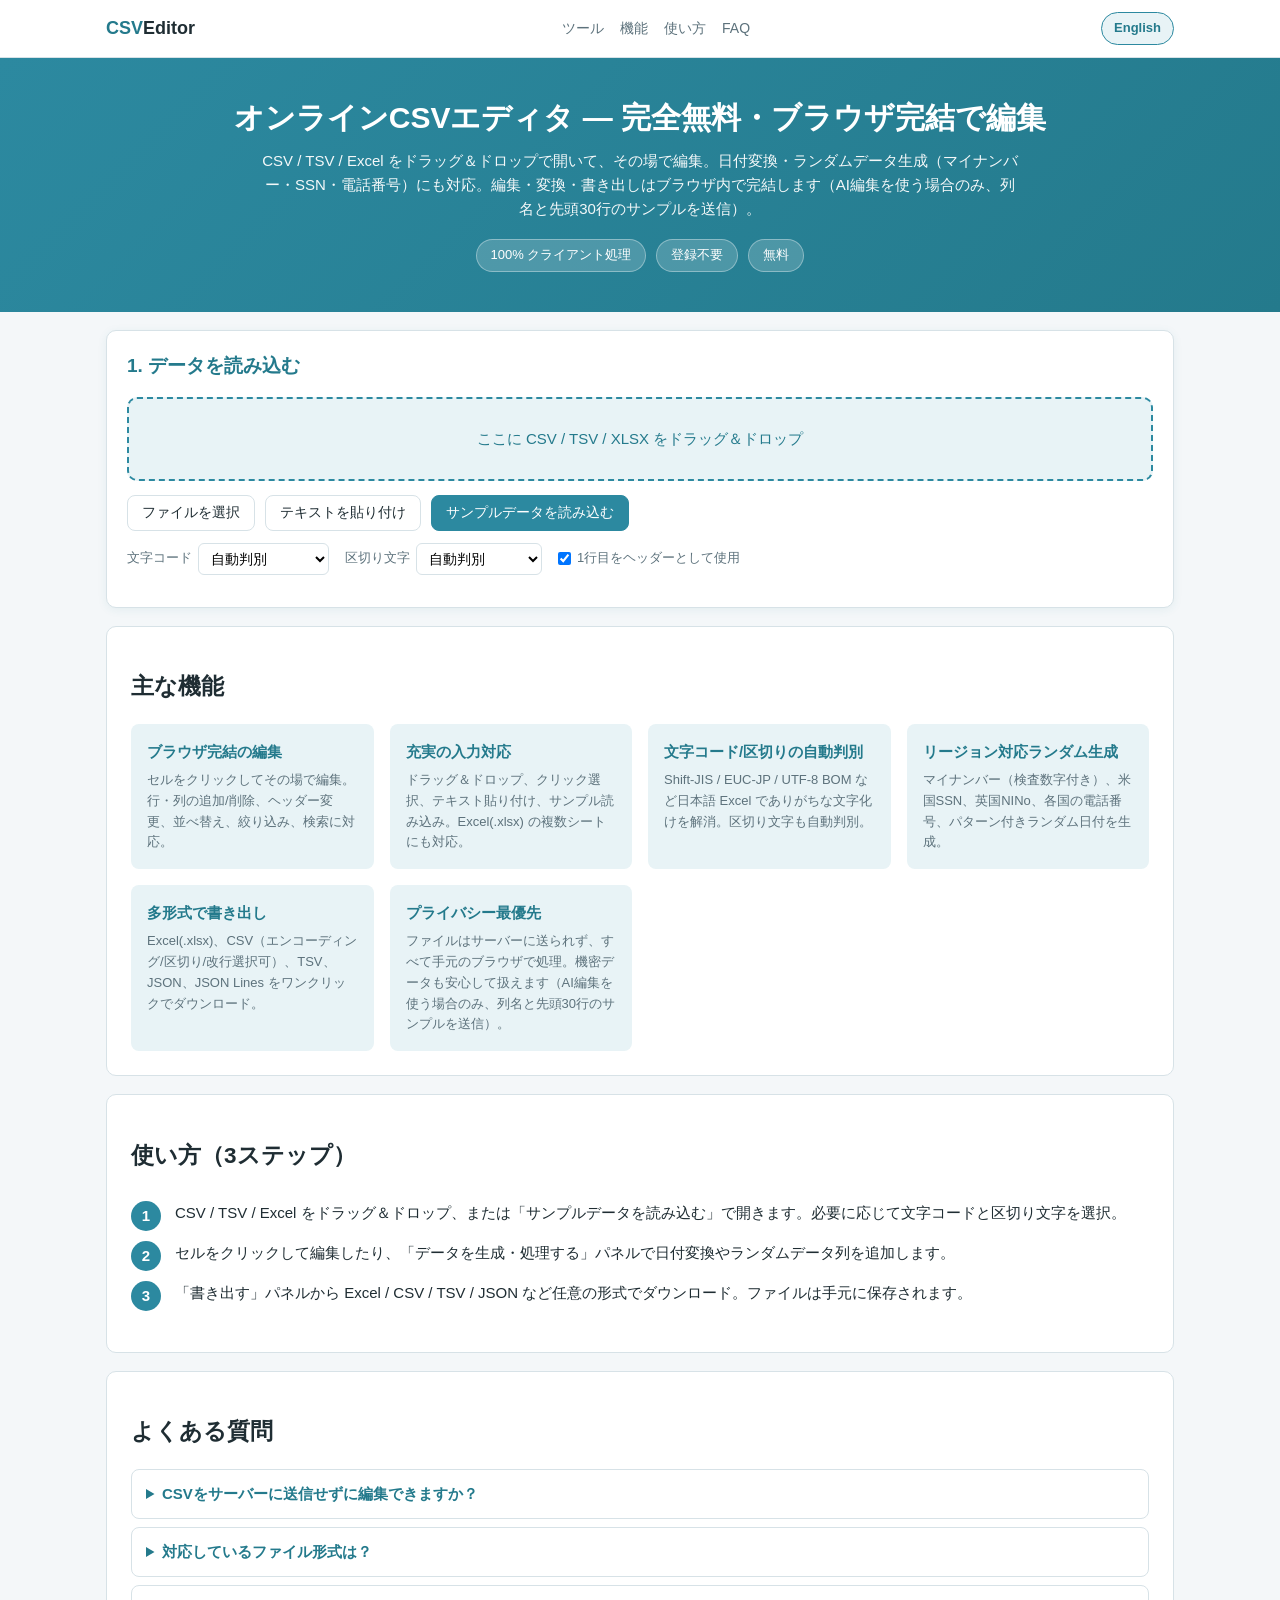
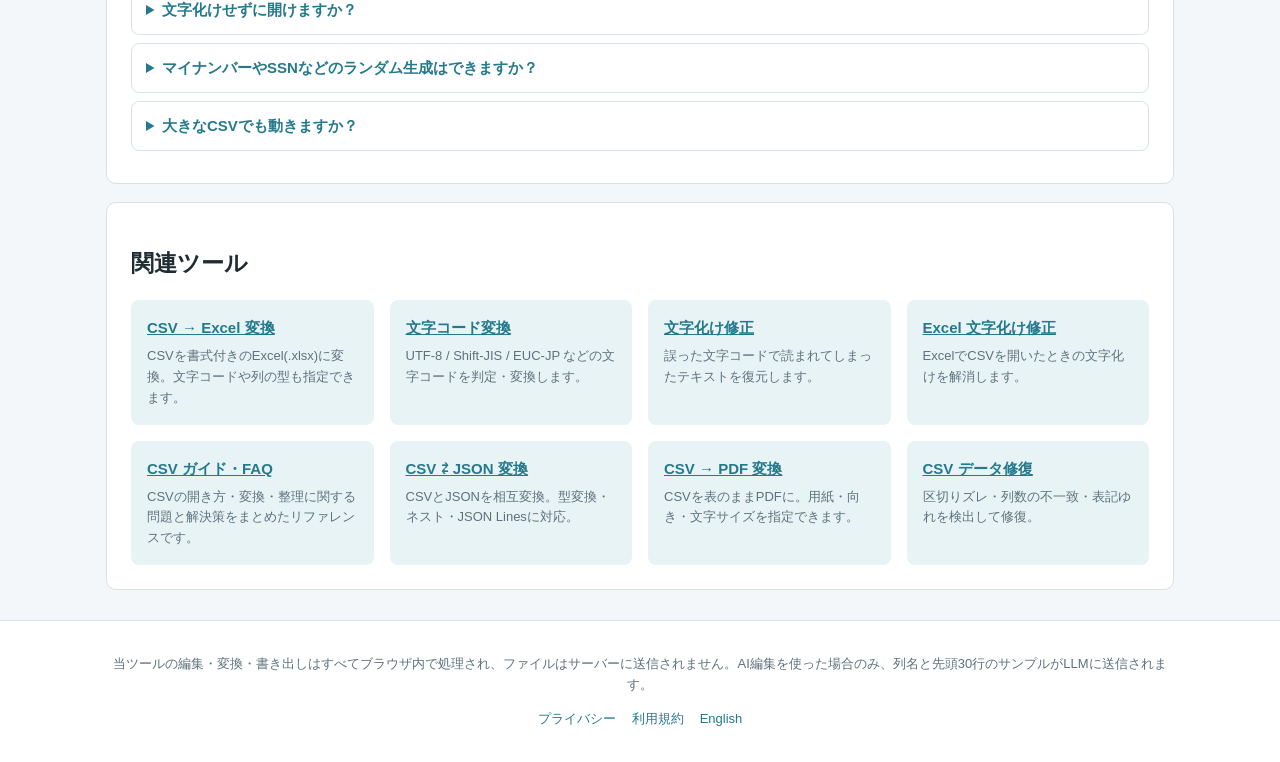
<file: index.html>
<!DOCTYPE html>
<html lang="ja">
<head>
<meta charset="UTF-8">
<meta name="viewport" content="width=device-width, initial-scale=1">
<title>オンラインCSVエディタ ― 完全無料・ブラウザ完結で編集</title>
<meta name="description" content="ブラウザだけでCSV/TSV/Excelを編集できる無料ツール。ドラッグ＆ドロップで開いてその場で編集、日付変換・マイナンバー/SSN/電話番号のランダム生成にも対応。編集・変換・書き出しはブラウザ内で完結します。">
<meta name="keywords" content="CSV エディター, csv 編集, csv 変換, csv excel, オンライン csv, モックデータ生成, マイナンバー 生成">
<link rel="canonical" href="https://csv-editor.format-portal.com/">
<link rel="alternate" hreflang="ja" href="https://csv-editor.format-portal.com/">
<link rel="alternate" hreflang="en" href="https://csv-editor.format-portal.com/en/">
<link rel="alternate" hreflang="x-default" href="https://csv-editor.format-portal.com/">
<meta property="og:type" content="website">
<meta property="og:locale" content="ja_JP">
<meta property="og:title" content="オンラインCSVエディタ ― 完全無料・ブラウザ完結">
<meta property="og:description" content="ブラウザだけでCSV/TSV/Excelを編集。編集・変換・書き出しはブラウザ内で完結します。">
<meta property="og:url" content="https://csv-editor.format-portal.com/">
<meta name="twitter:card" content="summary">
<meta name="google-site-verification" content="Z1vua0Vo7S6XuQMPogmaM0mN5b5TAKBMX3Vg7AgblTs">
<link rel="stylesheet" href="assets/style.css">
<link rel="icon" href="data:,">
<script type="application/ld+json">
{"@context":"https://schema.org","@type":"WebApplication","name":"CSV Editor Online","url":"https://csv-editor.format-portal.com/","applicationCategory":"DeveloperApplication","operatingSystem":"Web","inLanguage":"ja","offers":{"@type":"Offer","price":"0","priceCurrency":"JPY"}}
</script>
<script type="application/ld+json">
{"@context":"https://schema.org","@type":"FAQPage","mainEntity":[
{"@type":"Question","name":"CSVをサーバーに送信せずに編集できますか？","acceptedAnswer":{"@type":"Answer","text":"はい。編集・変換・書き出しはすべてブラウザ内で処理され、ファイルはサーバーにアップロードされません。登録やログインも不要です。例外はAI編集機能で、これを使ったときだけ列名と先頭30行のサンプルがLLMに送信されます。"}},
{"@type":"Question","name":"対応しているファイル形式は？","acceptedAnswer":{"@type":"Answer","text":"CSV、TSV、テキスト、Excel(.xlsx)の読み込みに対応。書き出しは Excel、CSV（UTF-8/Shift-JIS/EUC-JP）、TSV、JSON、JSON Lines から選べます。"}},
{"@type":"Question","name":"文字化けせずに開けますか？","acceptedAnswer":{"@type":"Answer","text":"UTF-8 / UTF-8 BOM / Shift-JIS / EUC-JP / Windows-1252 などの文字コード、カンマ/タブ/セミコロンなどの区切り文字を自動判別し、手動でも切り替えられます。"}},
{"@type":"Question","name":"マイナンバーやSSNなどのランダム生成はできますか？","acceptedAnswer":{"@type":"Answer","text":"日本のマイナンバー（12桁・チェックデジット付き）、米国SSN、英国NINo、日本/米国/英国の電話番号、ランダム日付の生成に対応しています。"}},
{"@type":"Question","name":"大きなCSVでも動きますか？","acceptedAnswer":{"@type":"Answer","text":"ブラウザのメモリの範囲内で動作します。ページネーション表示で1万行程度でも快適に閲覧・編集できます。"}}
]}
</script>
<script type="application/ld+json">
{"@context":"https://schema.org","@type":"BreadcrumbList","itemListElement":[
{"@type":"ListItem","position":1,"name":"ホーム","item":"https://csv-editor.format-portal.com/"}
]}
</script>
</head>
<body>
<header class="site-header">
  <div class="inner">
    <a class="brand" href="/">CSV<span>Editor</span></a>
    <nav class="site-nav">
      <a href="#tool">ツール</a><a href="#features">機能</a><a href="#howto">使い方</a><a href="#faq">FAQ</a>
    </nav>
    <a class="lang-switch" href="/?setlang=en">English</a>
  </div>
</header>

<section class="hero">
  <div class="container">
    <h1>オンラインCSVエディタ ― 完全無料・ブラウザ完結で編集</h1>
    <p>CSV / TSV / Excel をドラッグ＆ドロップで開いて、その場で編集。日付変換・ランダムデータ生成（マイナンバー・SSN・電話番号）にも対応。編集・変換・書き出しはブラウザ内で完結します（AI編集を使う場合のみ、列名と先頭30行のサンプルを送信）。</p>
    <div class="badges">
      <span class="badge">100% クライアント処理</span><span class="badge">登録不要</span><span class="badge">無料</span>
    </div>
  </div>
</section>

<main class="container" id="tool">
  <div id="app"></div>

  <section class="content-block" id="features">
    <h2>主な機能</h2>
    <div class="features">
      <div class="feature"><h3>ブラウザ完結の編集</h3><p>セルをクリックしてその場で編集。行・列の追加/削除、ヘッダー変更、並べ替え、絞り込み、検索に対応。</p></div>
      <div class="feature"><h3>充実の入力対応</h3><p>ドラッグ＆ドロップ、クリック選択、テキスト貼り付け、サンプル読み込み。Excel(.xlsx) の複数シートにも対応。</p></div>
      <div class="feature"><h3>文字コード/区切りの自動判別</h3><p>Shift-JIS / EUC-JP / UTF-8 BOM など日本語 Excel でありがちな文字化けを解消。区切り文字も自動判別。</p></div>
      <div class="feature"><h3>リージョン対応ランダム生成</h3><p>マイナンバー（検査数字付き）、米国SSN、英国NINo、各国の電話番号、パターン付きランダム日付を生成。</p></div>
      <div class="feature"><h3>多形式で書き出し</h3><p>Excel(.xlsx)、CSV（エンコーディング/区切り/改行選択可）、TSV、JSON、JSON Lines をワンクリックでダウンロード。</p></div>
      <div class="feature"><h3>プライバシー最優先</h3><p>ファイルはサーバーに送られず、すべて手元のブラウザで処理。機密データも安心して扱えます（AI編集を使う場合のみ、列名と先頭30行のサンプルを送信）。</p></div>
    </div>
  </section>

  <section class="content-block" id="howto">
    <h2>使い方（3ステップ）</h2>
    <ol class="steps">
      <li>CSV / TSV / Excel をドラッグ＆ドロップ、または「サンプルデータを読み込む」で開きます。必要に応じて文字コードと区切り文字を選択。</li>
      <li>セルをクリックして編集したり、「データを生成・処理する」パネルで日付変換やランダムデータ列を追加します。</li>
      <li>「書き出す」パネルから Excel / CSV / TSV / JSON など任意の形式でダウンロード。ファイルは手元に保存されます。</li>
    </ol>
  </section>

  <section class="content-block" id="faq">
    <h2>よくある質問</h2>
    <details class="faq-item"><summary>CSVをサーバーに送信せずに編集できますか？</summary><div class="faq-body">はい。編集・変換・書き出しはすべてブラウザ内で処理され、ファイルはサーバーにアップロードされません。登録やログインも不要です。例外はAI編集機能で、これを使ったときだけ列名と先頭30行のサンプルがLLMに送信されます。</div></details>
    <details class="faq-item"><summary>対応しているファイル形式は？</summary><div class="faq-body">CSV、TSV、テキスト、Excel(.xlsx)の読み込みに対応。書き出しは Excel、CSV（UTF-8/Shift-JIS/EUC-JP）、TSV、JSON、JSON Lines から選べます。</div></details>
    <details class="faq-item"><summary>文字化けせずに開けますか？</summary><div class="faq-body">UTF-8 / UTF-8 BOM / Shift-JIS / EUC-JP / Windows-1252 などの文字コード、カンマ/タブ/セミコロンなどの区切り文字を自動判別し、手動でも切り替えられます。</div></details>
    <details class="faq-item"><summary>マイナンバーやSSNなどのランダム生成はできますか？</summary><div class="faq-body">日本のマイナンバー（12桁・チェックデジット付き）、米国SSN、英国NINo、日本/米国/英国の電話番号、ランダム日付の生成に対応しています。</div></details>
    <details class="faq-item"><summary>大きなCSVでも動きますか？</summary><div class="faq-body">ブラウザのメモリの範囲内で動作します。ページネーション表示で1万行程度でも快適に閲覧・編集できます。</div></details>
  </section>

  <section class="content-block" id="related">
    <h2>関連ツール</h2>
    <div class="features">
      <div class="feature"><h3><a href="https://csv-henkan.format-portal.com/">CSV → Excel 変換</a></h3><p>CSVを書式付きのExcel(.xlsx)に変換。文字コードや列の型も指定できます。</p></div>
      <div class="feature"><h3><a href="https://csv-code.format-portal.com/">文字コード変換</a></h3><p>UTF-8 / Shift-JIS / EUC-JP などの文字コードを判定・変換します。</p></div>
      <div class="feature"><h3><a href="https://csv-moji.format-portal.com/">文字化け修正</a></h3><p>誤った文字コードで読まれてしまったテキストを復元します。</p></div>
      <div class="feature"><h3><a href="https://csv-excelfix.format-portal.com/">Excel 文字化け修正</a></h3><p>ExcelでCSVを開いたときの文字化けを解消します。</p></div>
      <div class="feature"><h3><a href="https://csv.format-portal.com/">CSV ガイド・FAQ</a></h3><p>CSVの開き方・変換・整理に関する問題と解決策をまとめたリファレンスです。</p></div><div class="feature"><h3><a href="https://csv.format-portal.com/json.html">CSV ⇄ JSON 変換</a></h3><p>CSVとJSONを相互変換。型変換・ネスト・JSON Linesに対応。</p></div><div class="feature"><h3><a href="https://csv.format-portal.com/pdf.html">CSV → PDF 変換</a></h3><p>CSVを表のままPDFに。用紙・向き・文字サイズを指定できます。</p></div><div class="feature"><h3><a href="https://csv.format-portal.com/ai.html">CSV データ修復</a></h3><p>区切りズレ・列数の不一致・表記ゆれを検出して修復。</p></div>
    </div>
  </section>
</main>

<footer class="site-footer">
  <div class="container">
    <p>当ツールの編集・変換・書き出しはすべてブラウザ内で処理され、ファイルはサーバーに送信されません。AI編集を使った場合のみ、列名と先頭30行のサンプルがLLMに送信されます。</p>
    <p><a href="/privacy.html">プライバシー</a><a href="/terms.html">利用規約</a><a href="/?setlang=en">English</a></p>
  </div>
</footer>

<script src="assets/vendor/papaparse.min.js"></script>
<script src="assets/vendor/xlsx.full.min.js"></script>
<script src="assets/vendor/encoding.min.js"></script>
<script src="assets/js/generators.js"></script>
<script src="assets/i18n.js"></script>
<script src="assets/app.js"></script>
<script async src="https://www.googletagmanager.com/gtag/js?id=G-WERRPRW455"></script>
<script>window.dataLayer=window.dataLayer||[];function gtag(){dataLayer.push(arguments);}gtag('js',new Date());gtag('config','G-WERRPRW455');</script>
</body>
</html>
</file>
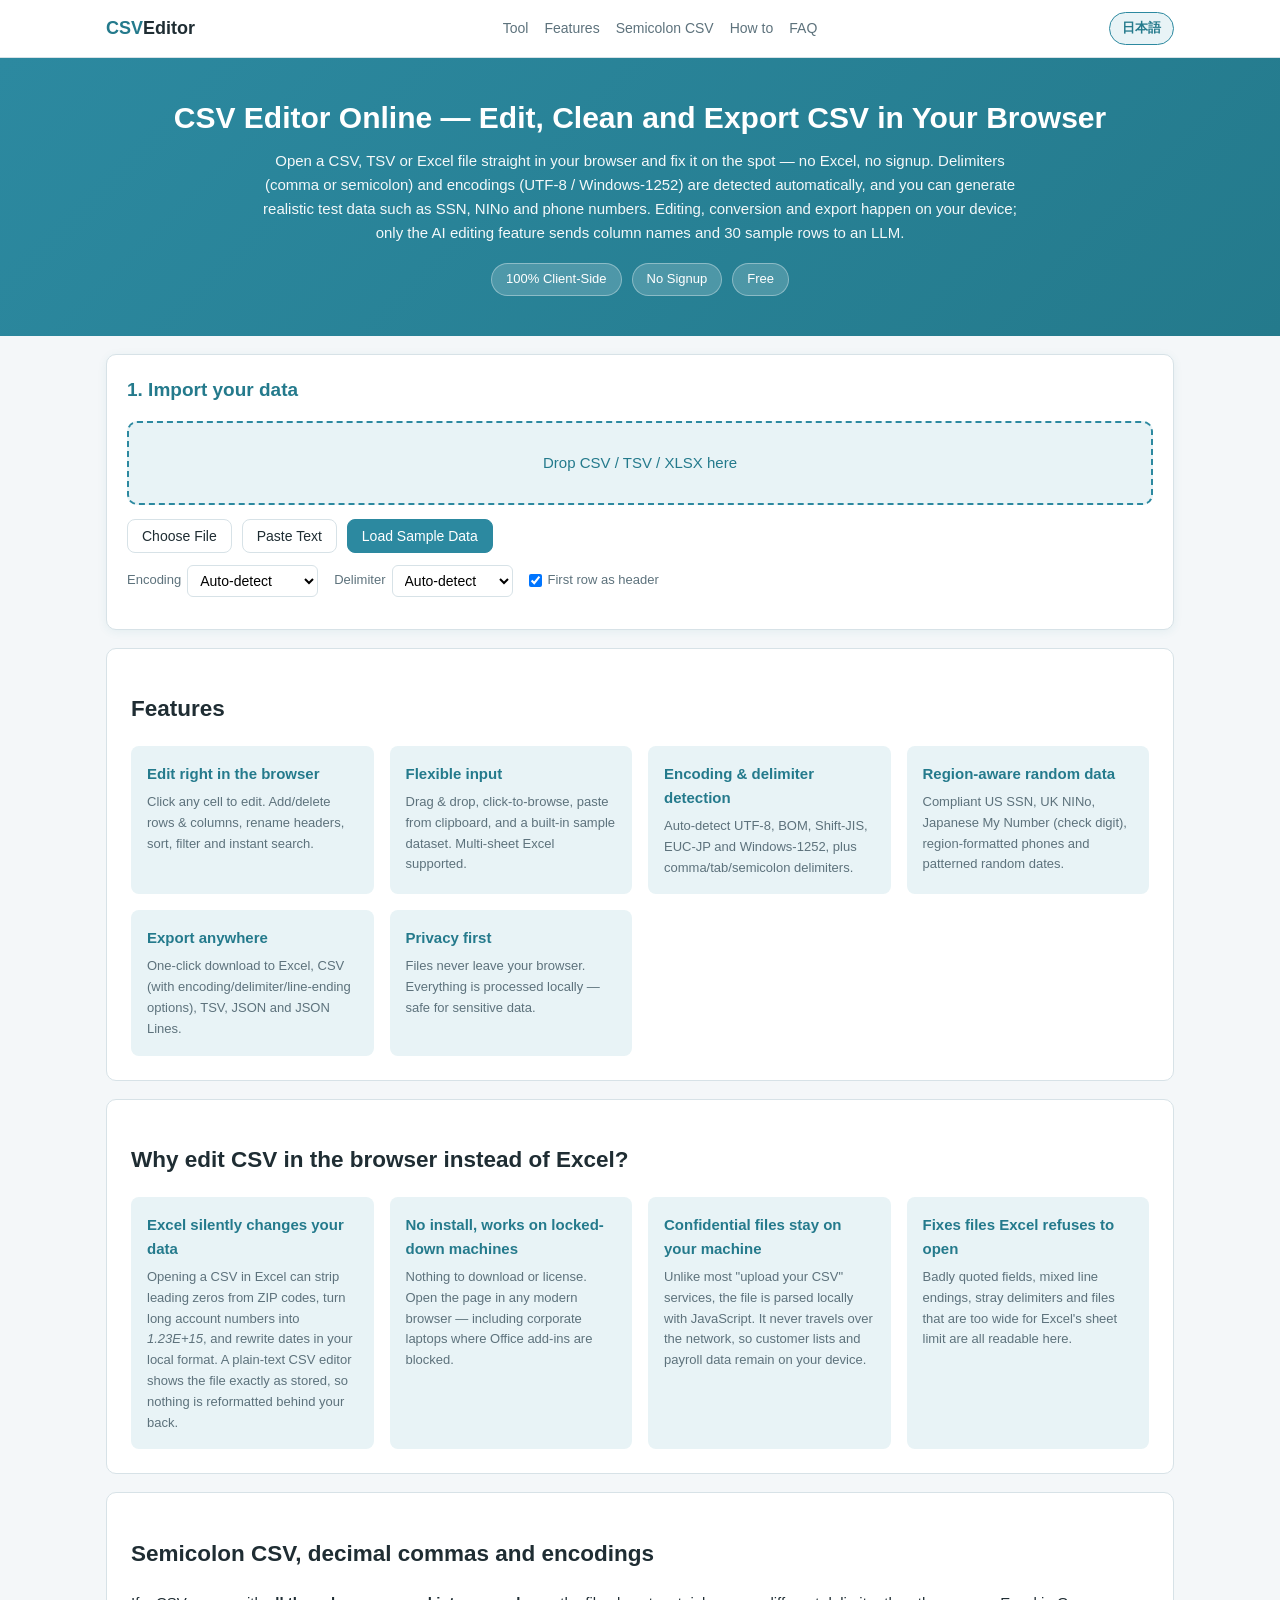
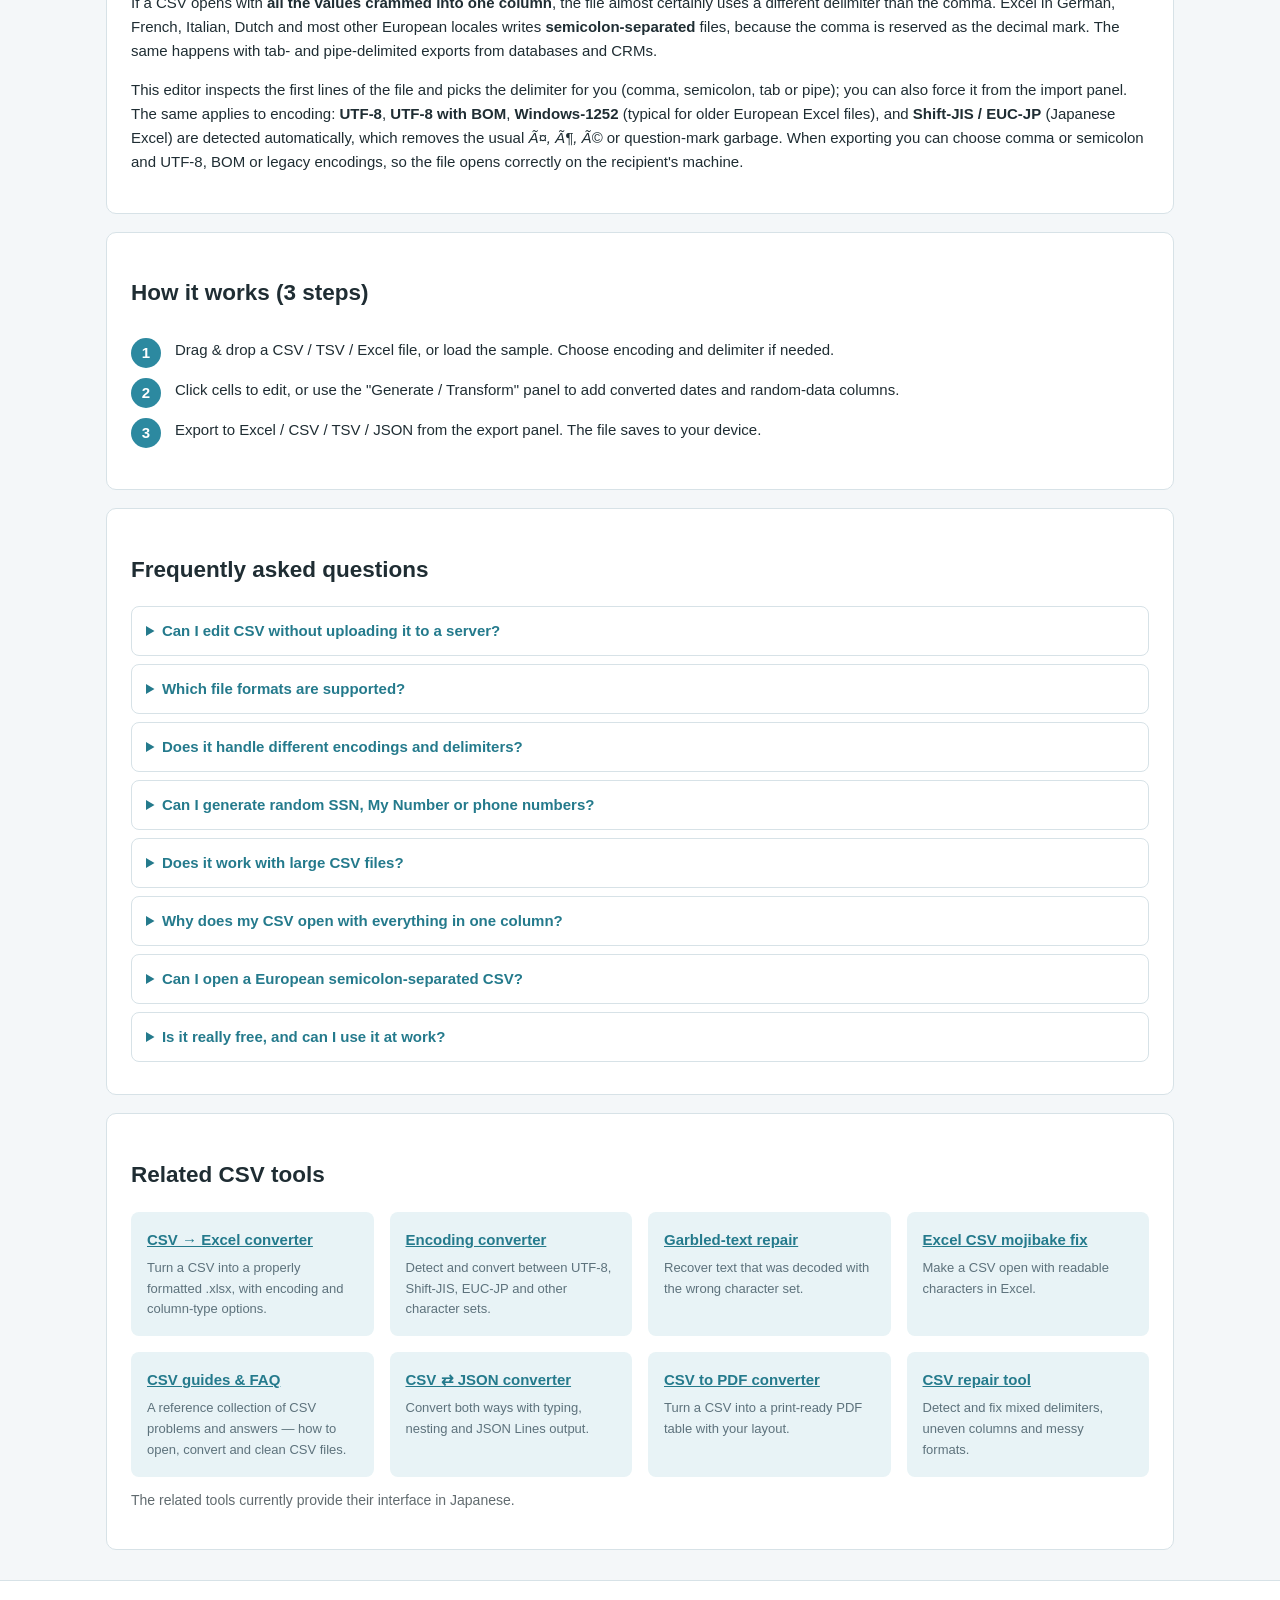
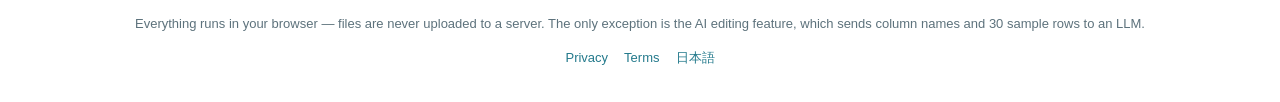
<file: en/index.html>
<!DOCTYPE html>
<html lang="en">
<head>
<meta charset="UTF-8">
<meta name="viewport" content="width=device-width, initial-scale=1">
<title>CSV Editor Online — Free, No Signup, Edit CSV in Your Browser</title>
<meta name="description" content="Free online CSV editor. Open, edit, sort and export CSV / TSV / Excel right in your browser — no signup. Handles semicolon (European) CSV, Windows-1252 / UTF-8 encoding, and generates realistic test data. Normal editing never leaves your device.">
<meta name="keywords" content="csv editor online, online csv editor, edit csv file online, csv viewer, open csv file, semicolon csv, csv encoding, csv to excel, random data generator, fake ssn generator, mock data csv">
<link rel="canonical" href="https://csv-editor.format-portal.com/en/">
<link rel="alternate" hreflang="ja" href="https://csv-editor.format-portal.com/">
<link rel="alternate" hreflang="en" href="https://csv-editor.format-portal.com/en/">
<link rel="alternate" hreflang="x-default" href="https://csv-editor.format-portal.com/">
<meta property="og:type" content="website">
<meta property="og:locale" content="en_US">
<meta property="og:locale:alternate" content="ja_JP">
<meta property="og:site_name" content="CSV Editor Online">
<meta property="og:title" content="CSV Editor Online — Free, No Signup, Edit CSV in Your Browser">
<meta property="og:description" content="Edit CSV / TSV / Excel in your browser. No signup — your file stays on your device.">
<meta property="og:url" content="https://csv-editor.format-portal.com/en/">
<meta name="twitter:card" content="summary">
<meta name="google-site-verification" content="Z1vua0Vo7S6XuQMPogmaM0mN5b5TAKBMX3Vg7AgblTs">
<link rel="stylesheet" href="../assets/style.css">
<link rel="icon" href="data:,">
<script type="application/ld+json">
{"@context":"https://schema.org","@type":"WebApplication","name":"CSV Editor Online","url":"https://csv-editor.format-portal.com/en/","applicationCategory":"DeveloperApplication","operatingSystem":"Web","inLanguage":"en","offers":{"@type":"Offer","price":"0","priceCurrency":"USD"}}
</script>
<script type="application/ld+json">
{"@context":"https://schema.org","@type":"FAQPage","mainEntity":[
{"@type":"Question","name":"Can I edit CSV without uploading it to a server?","acceptedAnswer":{"@type":"Answer","text":"Yes. Editing, conversion and export all run in your browser; files are never uploaded. No sign-up or login is required. The one exception is the AI editing feature, which sends your column names and the first 30 sample rows to an LLM."}},
{"@type":"Question","name":"Which file formats are supported?","acceptedAnswer":{"@type":"Answer","text":"Import CSV, TSV, text and Excel (.xlsx, multi-sheet). Export to Excel, CSV (UTF-8/Shift-JIS/EUC-JP), TSV, JSON and JSON Lines."}},
{"@type":"Question","name":"Does it handle different encodings and delimiters?","acceptedAnswer":{"@type":"Answer","text":"Yes. Auto-detects UTF-8, UTF-8 BOM, Shift-JIS, EUC-JP and Windows-1252, and comma/semicolon/tab/pipe delimiters. You can also override manually."}},
{"@type":"Question","name":"Can I generate random SSN, My Number or phone numbers?","acceptedAnswer":{"@type":"Answer","text":"Yes. Generate compliant US SSN, UK NINo, Japanese My Number (with check digit), region-formatted phone numbers, and patterned random dates."}},
{"@type":"Question","name":"Does it work with large CSV files?","acceptedAnswer":{"@type":"Answer","text":"It runs within your browser's memory. Pagination keeps editing smooth for tens of thousands of rows."}},
{"@type":"Question","name":"Why does my CSV open with everything in one column?","acceptedAnswer":{"@type":"Answer","text":"That usually means the file uses a different delimiter than your spreadsheet expects — for example a semicolon-delimited file (common in European Excel) opened with comma settings. This editor auto-detects comma, semicolon, tab and pipe delimiters, and you can also set the delimiter manually before importing."}},
{"@type":"Question","name":"Can I open a European semicolon-separated CSV?","acceptedAnswer":{"@type":"Answer","text":"Yes. Files exported by Excel in German, French, Italian and other European locales often use a semicolon as the field separator because the comma is the decimal mark. The editor detects this automatically, and you can export back to either comma or semicolon when you are done."}},
{"@type":"Question","name":"Is it really free, and can I use it at work?","acceptedAnswer":{"@type":"Answer","text":"Yes. The tool is free with no account, no row limit imposed by a paywall and no watermark. It is commonly used for internal data cleaning and QA work; because nothing is uploaded apart from column names and 30 sample rows when you use AI editing, confidential files stay on your own machine."}}
]}
</script>
<script type="application/ld+json">
{"@context":"https://schema.org","@type":"BreadcrumbList","itemListElement":[
{"@type":"ListItem","position":1,"name":"Home","item":"https://csv-editor.format-portal.com/en/"}
]}
</script>
</head>
<body>
<header class="site-header">
  <div class="inner">
    <a class="brand" href="/en/">CSV<span>Editor</span></a>
    <nav class="site-nav">
      <a href="#tool">Tool</a><a href="#features">Features</a><a href="#regional">Semicolon CSV</a><a href="#howto">How to</a><a href="#faq">FAQ</a>
    </nav>
    <a class="lang-switch" href="/?setlang=ja">日本語</a>
  </div>
</header>

<section class="hero">
  <div class="container">
    <h1>CSV Editor Online — Edit, Clean and Export CSV in Your Browser</h1>
    <p>Open a CSV, TSV or Excel file straight in your browser and fix it on the spot — no Excel, no signup. Delimiters (comma or semicolon) and encodings (UTF-8 / Windows-1252) are detected automatically, and you can generate realistic test data such as SSN, NINo and phone numbers. Editing, conversion and export happen on your device; only the AI editing feature sends column names and 30 sample rows to an LLM.</p>
    <div class="badges">
      <span class="badge">100% Client-Side</span><span class="badge">No Signup</span><span class="badge">Free</span>
    </div>
  </div>
</section>

<main class="container" id="tool">
  <div id="app"></div>

  <section class="content-block" id="features">
    <h2>Features</h2>
    <div class="features">
      <div class="feature"><h3>Edit right in the browser</h3><p>Click any cell to edit. Add/delete rows & columns, rename headers, sort, filter and instant search.</p></div>
      <div class="feature"><h3>Flexible input</h3><p>Drag & drop, click-to-browse, paste from clipboard, and a built-in sample dataset. Multi-sheet Excel supported.</p></div>
      <div class="feature"><h3>Encoding & delimiter detection</h3><p>Auto-detect UTF-8, BOM, Shift-JIS, EUC-JP and Windows-1252, plus comma/tab/semicolon delimiters.</p></div>
      <div class="feature"><h3>Region-aware random data</h3><p>Compliant US SSN, UK NINo, Japanese My Number (check digit), region-formatted phones and patterned random dates.</p></div>
      <div class="feature"><h3>Export anywhere</h3><p>One-click download to Excel, CSV (with encoding/delimiter/line-ending options), TSV, JSON and JSON Lines.</p></div>
      <div class="feature"><h3>Privacy first</h3><p>Files never leave your browser. Everything is processed locally — safe for sensitive data.</p></div>
    </div>
  </section>

  <section class="content-block" id="why">
    <h2>Why edit CSV in the browser instead of Excel?</h2>
    <div class="features">
      <div class="feature"><h3>Excel silently changes your data</h3><p>Opening a CSV in Excel can strip leading zeros from ZIP codes, turn long account numbers into <em>1.23E+15</em>, and rewrite dates in your local format. A plain-text CSV editor shows the file exactly as stored, so nothing is reformatted behind your back.</p></div>
      <div class="feature"><h3>No install, works on locked-down machines</h3><p>Nothing to download or license. Open the page in any modern browser — including corporate laptops where Office add-ins are blocked.</p></div>
      <div class="feature"><h3>Confidential files stay on your machine</h3><p>Unlike most "upload your CSV" services, the file is parsed locally with JavaScript. It never travels over the network, so customer lists and payroll data remain on your device.</p></div>
      <div class="feature"><h3>Fixes files Excel refuses to open</h3><p>Badly quoted fields, mixed line endings, stray delimiters and files that are too wide for Excel's sheet limit are all readable here.</p></div>
    </div>
  </section>

  <section class="content-block" id="regional">
    <h2>Semicolon CSV, decimal commas and encodings</h2>
    <p>If a CSV opens with <strong>all the values crammed into one column</strong>, the file almost certainly uses a different delimiter than the comma. Excel in German, French, Italian, Dutch and most other European locales writes <strong>semicolon-separated</strong> files, because the comma is reserved as the decimal mark. The same happens with tab- and pipe-delimited exports from databases and CRMs.</p>
    <p>This editor inspects the first lines of the file and picks the delimiter for you (comma, semicolon, tab or pipe); you can also force it from the import panel. The same applies to encoding: <strong>UTF-8</strong>, <strong>UTF-8 with BOM</strong>, <strong>Windows-1252</strong> (typical for older European Excel files), and <strong>Shift-JIS / EUC-JP</strong> (Japanese Excel) are detected automatically, which removes the usual <em>Ã¤, Ã¶, Ã©</em> or question-mark garbage. When exporting you can choose comma or semicolon and UTF-8, BOM or legacy encodings, so the file opens correctly on the recipient's machine.</p>
  </section>

  <section class="content-block" id="howto">
    <h2>How it works (3 steps)</h2>
    <ol class="steps">
      <li>Drag & drop a CSV / TSV / Excel file, or load the sample. Choose encoding and delimiter if needed.</li>
      <li>Click cells to edit, or use the "Generate / Transform" panel to add converted dates and random-data columns.</li>
      <li>Export to Excel / CSV / TSV / JSON from the export panel. The file saves to your device.</li>
    </ol>
  </section>

  <section class="content-block" id="faq">
    <h2>Frequently asked questions</h2>
    <details class="faq-item"><summary>Can I edit CSV without uploading it to a server?</summary><div class="faq-body">Yes. Editing, conversion and export all run in your browser; files are never uploaded. No sign-up or login is required. The one exception is the AI editing feature, which sends your column names and the first 30 sample rows to an LLM.</div></details>
    <details class="faq-item"><summary>Which file formats are supported?</summary><div class="faq-body">Import CSV, TSV, text and Excel (.xlsx, multi-sheet). Export to Excel, CSV (UTF-8/Shift-JIS/EUC-JP), TSV, JSON and JSON Lines.</div></details>
    <details class="faq-item"><summary>Does it handle different encodings and delimiters?</summary><div class="faq-body">Yes. Auto-detects UTF-8, UTF-8 BOM, Shift-JIS, EUC-JP and Windows-1252, and comma/semicolon/tab/pipe delimiters. You can also override manually.</div></details>
    <details class="faq-item"><summary>Can I generate random SSN, My Number or phone numbers?</summary><div class="faq-body">Yes. Generate compliant US SSN, UK NINo, Japanese My Number (with check digit), region-formatted phone numbers, and patterned random dates.</div></details>
    <details class="faq-item"><summary>Does it work with large CSV files?</summary><div class="faq-body">It runs within your browser's memory. Pagination keeps editing smooth for tens of thousands of rows.</div></details>
    <details class="faq-item"><summary>Why does my CSV open with everything in one column?</summary><div class="faq-body">That usually means the file uses a different delimiter than your spreadsheet expects — for example a semicolon-delimited file (common in European Excel) opened with comma settings. This editor auto-detects comma, semicolon, tab and pipe delimiters, and you can also set the delimiter manually before importing.</div></details>
    <details class="faq-item"><summary>Can I open a European semicolon-separated CSV?</summary><div class="faq-body">Yes. Files exported by Excel in German, French, Italian and other European locales often use a semicolon as the field separator because the comma is the decimal mark. The editor detects this automatically, and you can export back to either comma or semicolon when you are done.</div></details>
    <details class="faq-item"><summary>Is it really free, and can I use it at work?</summary><div class="faq-body">Yes. The tool is free with no account, no paywall row limit and no watermark. It is commonly used for internal data cleaning and QA work; because nothing is uploaded apart from column names and 30 sample rows when you use AI editing, confidential files stay on your own machine.</div></details>
  </section>

  <section class="content-block" id="related">
    <h2>Related CSV tools</h2>
    <div class="features">
      <div class="feature"><h3><a href="https://csv-henkan.format-portal.com/" hreflang="ja">CSV → Excel converter</a></h3><p>Turn a CSV into a properly formatted .xlsx, with encoding and column-type options.</p></div>
      <div class="feature"><h3><a href="https://csv-code.format-portal.com/" hreflang="ja">Encoding converter</a></h3><p>Detect and convert between UTF-8, Shift-JIS, EUC-JP and other character sets.</p></div>
      <div class="feature"><h3><a href="https://csv-moji.format-portal.com/" hreflang="ja">Garbled-text repair</a></h3><p>Recover text that was decoded with the wrong character set.</p></div>
      <div class="feature"><h3><a href="https://csv-excelfix.format-portal.com/" hreflang="ja">Excel CSV mojibake fix</a></h3><p>Make a CSV open with readable characters in Excel.</p></div>
      <div class="feature"><h3><a href="https://csv.format-portal.com/" hreflang="ja">CSV guides &amp; FAQ</a></h3><p>A reference collection of CSV problems and answers — how to open, convert and clean CSV files.</p></div><div class="feature"><h3><a href="https://csv.format-portal.com/en/json.html">CSV ⇄ JSON converter</a></h3><p>Convert both ways with typing, nesting and JSON Lines output.</p></div><div class="feature"><h3><a href="https://csv.format-portal.com/en/pdf.html">CSV to PDF converter</a></h3><p>Turn a CSV into a print-ready PDF table with your layout.</p></div><div class="feature"><h3><a href="https://csv.format-portal.com/en/ai.html">CSV repair tool</a></h3><p>Detect and fix mixed delimiters, uneven columns and messy formats.</p></div>
    </div>
    <p style="font-size:14px;opacity:.7;margin-top:12px">The related tools currently provide their interface in Japanese.</p>
  </section>
</main>

<footer class="site-footer">
  <div class="container">
    <p>Everything runs in your browser — files are never uploaded to a server. The only exception is the AI editing feature, which sends column names and 30 sample rows to an LLM.</p>
    <p><a href="/en/privacy.html">Privacy</a><a href="/en/terms.html">Terms</a><a href="/?setlang=ja">日本語</a></p>
  </div>
</footer>

<script src="../assets/vendor/papaparse.min.js"></script>
<script src="../assets/vendor/xlsx.full.min.js"></script>
<script src="../assets/vendor/encoding.min.js"></script>
<script src="../assets/js/generators.js"></script>
<script src="../assets/i18n.js"></script>
<script src="../assets/app.js"></script>
<script async src="https://www.googletagmanager.com/gtag/js?id=G-WERRPRW455"></script>
<script>window.dataLayer=window.dataLayer||[];function gtag(){dataLayer.push(arguments);}gtag('js',new Date());gtag('config','G-WERRPRW455');</script>
</body>
</html>
</file>
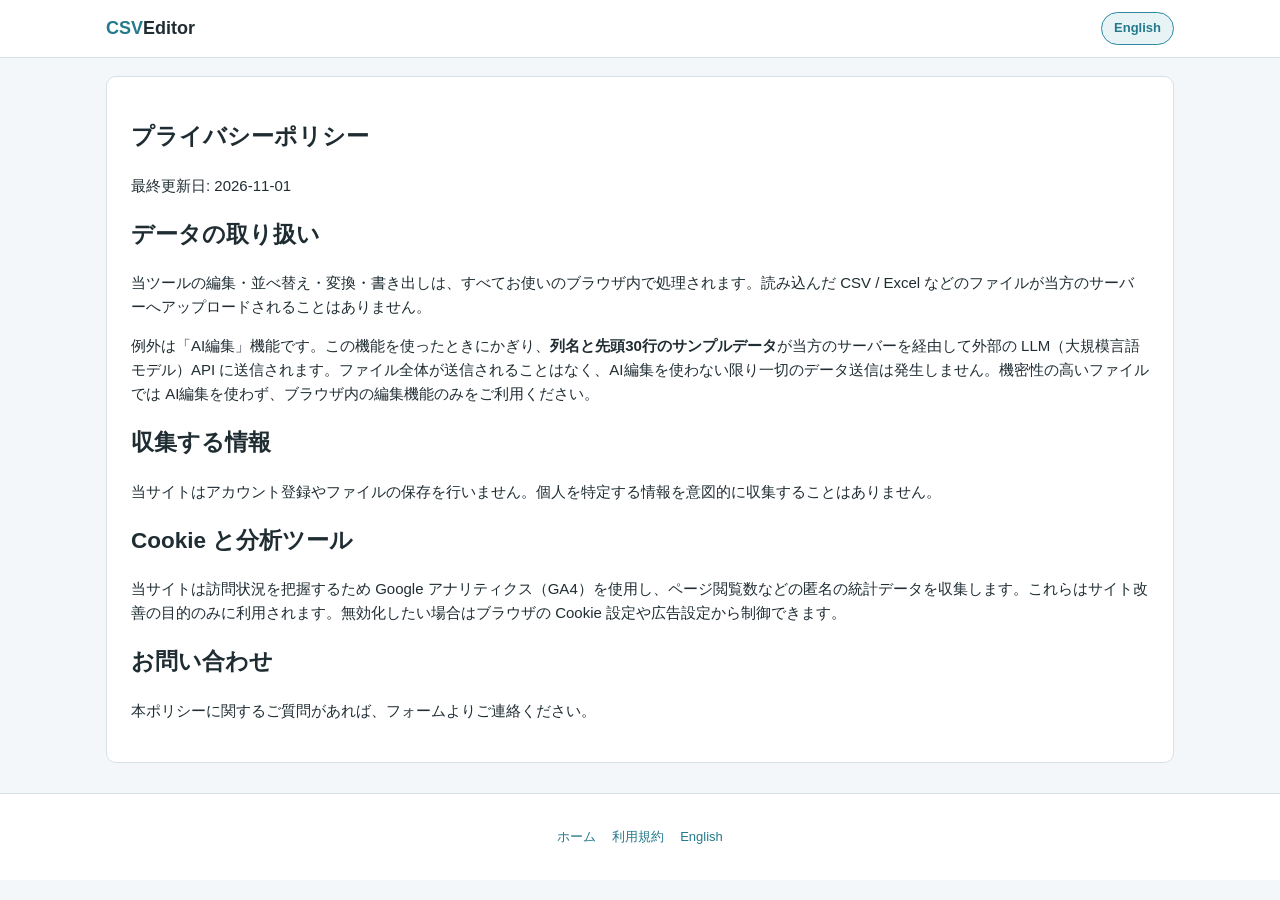
<file: privacy.html>
<!DOCTYPE html>
<html lang="ja">
<head>
<meta charset="UTF-8">
<meta name="viewport" content="width=device-width, initial-scale=1">
<title>プライバシーポリシー | CSVエディタ</title>
<meta name="description" content="当CSVエディタは完全にブラウザ内で動作し、ファイルをサーバーに送信しません。収集するデータ、Cookie、分析ツールについての説明。">
<link rel="canonical" href="https://csv-editor.format-portal.com/privacy.html">
<link rel="alternate" hreflang="ja" href="https://csv-editor.format-portal.com/privacy.html">
<link rel="alternate" hreflang="en" href="https://csv-editor.format-portal.com/en/privacy.html">
<meta name="google-site-verification" content="Z1vua0Vo7S6XuQMPogmaM0mN5b5TAKBMX3Vg7AgblTs">
<link rel="stylesheet" href="assets/style.css">
</head>
<body>
<header class="site-header"><div class="inner">
  <a class="brand" href="/">CSV<span>Editor</span></a>
  <a class="lang-switch" href="/en/privacy.html">English</a>
</div></header>
<main class="container">
  <section class="content-block">
    <h1>プライバシーポリシー</h1>
    <p>最終更新日: 2026-11-01</p>
    <h2>データの取り扱い</h2>
    <p>当ツールの編集・並べ替え・変換・書き出しは、すべてお使いのブラウザ内で処理されます。読み込んだ CSV / Excel などのファイルが当方のサーバーへアップロードされることはありません。</p>
    <p>例外は「AI編集」機能です。この機能を使ったときにかぎり、<strong>列名と先頭30行のサンプルデータ</strong>が当方のサーバーを経由して外部の LLM（大規模言語モデル）API に送信されます。ファイル全体が送信されることはなく、AI編集を使わない限り一切のデータ送信は発生しません。機密性の高いファイルでは AI編集を使わず、ブラウザ内の編集機能のみをご利用ください。</p>
    <h2>収集する情報</h2>
    <p>当サイトはアカウント登録やファイルの保存を行いません。個人を特定する情報を意図的に収集することはありません。</p>
    <h2>Cookie と分析ツール</h2>
    <p>当サイトは訪問状況を把握するため Google アナリティクス（GA4）を使用し、ページ閲覧数などの匿名の統計データを収集します。これらはサイト改善の目的のみに利用されます。無効化したい場合はブラウザの Cookie 設定や広告設定から制御できます。</p>
    <h2>お問い合わせ</h2>
    <p>本ポリシーに関するご質問があれば、フォームよりご連絡ください。</p>
  </section>
</main>
<footer class="site-footer"><div class="container">
  <p><a href="/">ホーム</a><a href="/terms.html">利用規約</a><a href="/en/privacy.html">English</a></p>
</div></footer>
<script async src="https://www.googletagmanager.com/gtag/js?id=G-WERRPRW455"></script>
<script>window.dataLayer=window.dataLayer||[];function gtag(){dataLayer.push(arguments);}gtag('js',new Date());gtag('config','G-WERRPRW455');</script>
</body>
</html>
</file>
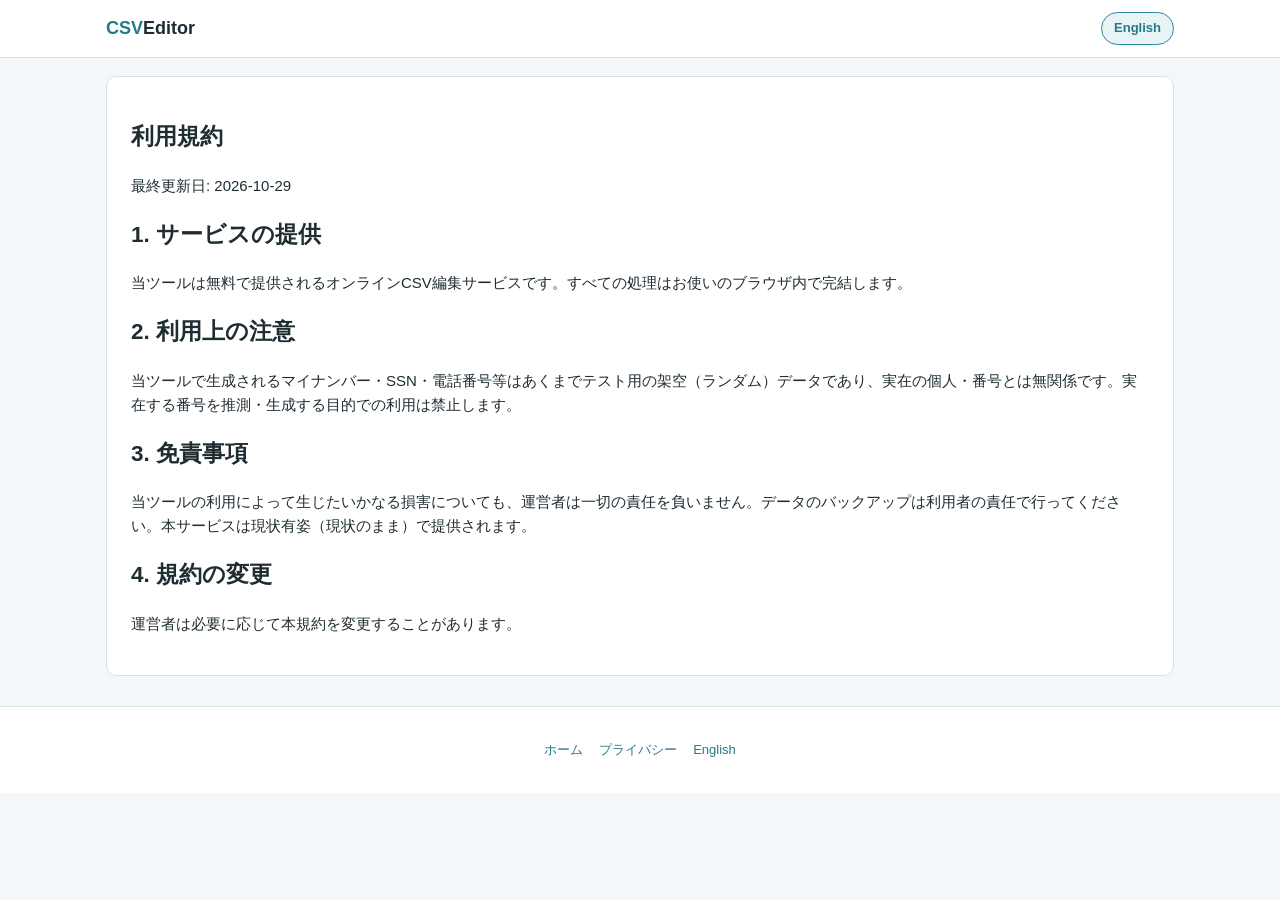
<file: terms.html>
<!DOCTYPE html>
<html lang="ja">
<head>
<meta charset="UTF-8">
<meta name="viewport" content="width=device-width, initial-scale=1">
<title>利用規約 | CSVエディタ</title>
<meta name="description" content="当CSVエディタの利用条件、免責事項について。">
<link rel="canonical" href="https://csv-editor.format-portal.com/terms.html">
<link rel="alternate" hreflang="ja" href="https://csv-editor.format-portal.com/terms.html">
<link rel="alternate" hreflang="en" href="https://csv-editor.format-portal.com/en/terms.html">
<meta name="google-site-verification" content="Z1vua0Vo7S6XuQMPogmaM0mN5b5TAKBMX3Vg7AgblTs">
<link rel="stylesheet" href="assets/style.css">
</head>
<body>
<header class="site-header"><div class="inner">
  <a class="brand" href="/">CSV<span>Editor</span></a>
  <a class="lang-switch" href="/en/terms.html">English</a>
</div></header>
<main class="container">
  <section class="content-block">
    <h1>利用規約</h1>
    <p>最終更新日: 2026-10-29</p>
    <h2>1. サービスの提供</h2>
    <p>当ツールは無料で提供されるオンラインCSV編集サービスです。すべての処理はお使いのブラウザ内で完結します。</p>
    <h2>2. 利用上の注意</h2>
    <p>当ツールで生成されるマイナンバー・SSN・電話番号等はあくまでテスト用の架空（ランダム）データであり、実在の個人・番号とは無関係です。実在する番号を推測・生成する目的での利用は禁止します。</p>
    <h2>3. 免責事項</h2>
    <p>当ツールの利用によって生じたいかなる損害についても、運営者は一切の責任を負いません。データのバックアップは利用者の責任で行ってください。本サービスは現状有姿（現状のまま）で提供されます。</p>
    <h2>4. 規約の変更</h2>
    <p>運営者は必要に応じて本規約を変更することがあります。</p>
  </section>
</main>
<footer class="site-footer"><div class="container">
  <p><a href="/">ホーム</a><a href="/privacy.html">プライバシー</a><a href="/en/terms.html">English</a></p>
</div></footer>
<script async src="https://www.googletagmanager.com/gtag/js?id=G-WERRPRW455"></script>
<script>window.dataLayer=window.dataLayer||[];function gtag(){dataLayer.push(arguments);}gtag('js',new Date());gtag('config','G-WERRPRW455');</script>
</body>
</html>
</file>
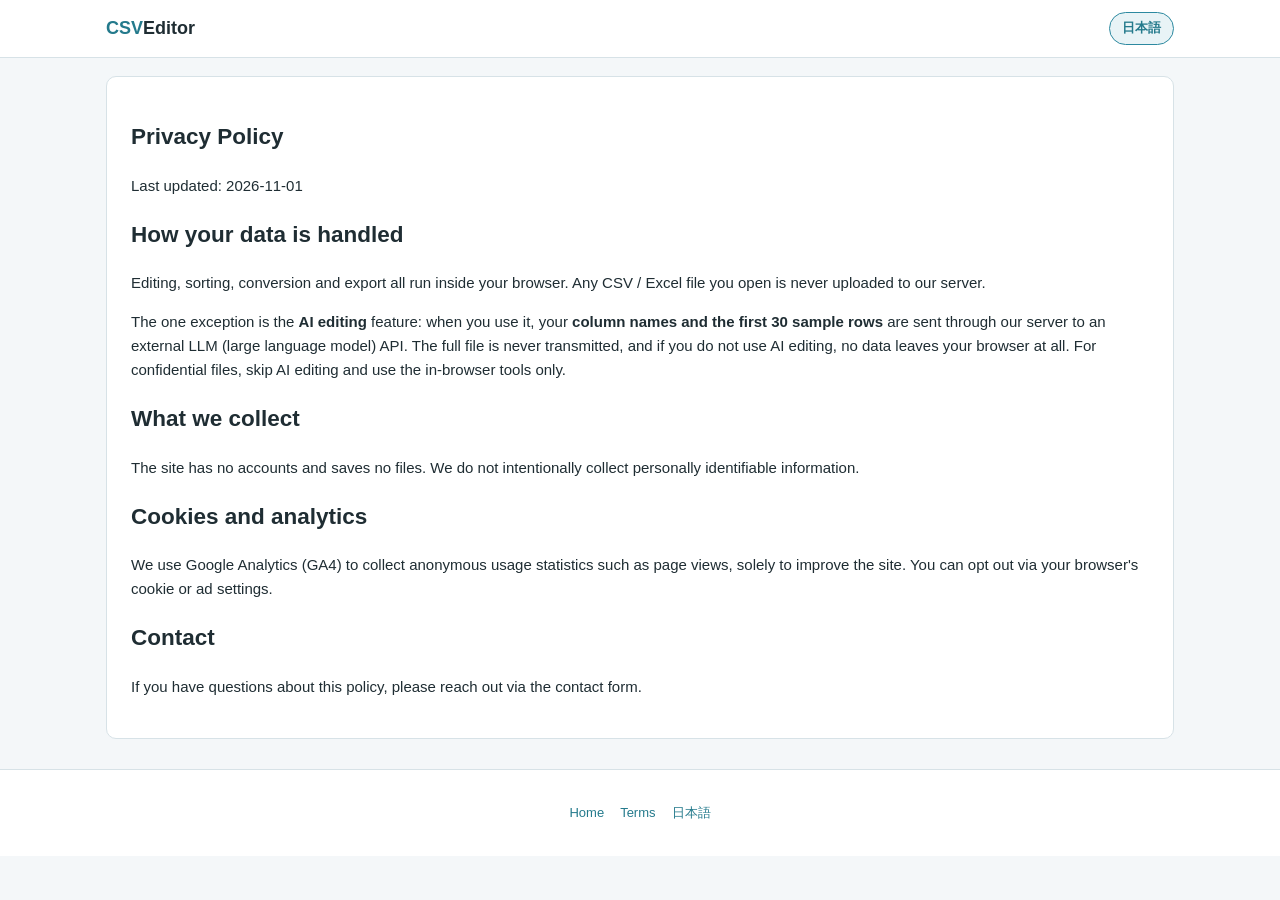
<file: en/privacy.html>
<!DOCTYPE html>
<html lang="en">
<head>
<meta charset="UTF-8">
<meta name="viewport" content="width=device-width, initial-scale=1">
<title>Privacy Policy | CSV Editor</title>
<meta name="description" content="This CSV editor runs entirely in your browser and never uploads your files. What data is collected, cookies and analytics.">
<link rel="canonical" href="https://csv-editor.format-portal.com/en/privacy.html">
<link rel="alternate" hreflang="ja" href="https://csv-editor.format-portal.com/privacy.html">
<link rel="alternate" hreflang="en" href="https://csv-editor.format-portal.com/en/privacy.html">
<meta name="google-site-verification" content="Z1vua0Vo7S6XuQMPogmaM0mN5b5TAKBMX3Vg7AgblTs">
<link rel="stylesheet" href="../assets/style.css">
</head>
<body>
<header class="site-header"><div class="inner">
  <a class="brand" href="/en/">CSV<span>Editor</span></a>
  <a class="lang-switch" href="/privacy.html">日本語</a>
</div></header>
<main class="container">
  <section class="content-block">
    <h1>Privacy Policy</h1>
    <p>Last updated: 2026-11-01</p>
    <h2>How your data is handled</h2>
    <p>Editing, sorting, conversion and export all run inside your browser. Any CSV / Excel file you open is never uploaded to our server.</p>
    <p>The one exception is the <strong>AI editing</strong> feature: when you use it, your <strong>column names and the first 30 sample rows</strong> are sent through our server to an external LLM (large language model) API. The full file is never transmitted, and if you do not use AI editing, no data leaves your browser at all. For confidential files, skip AI editing and use the in-browser tools only.</p>
    <h2>What we collect</h2>
    <p>The site has no accounts and saves no files. We do not intentionally collect personally identifiable information.</p>
    <h2>Cookies and analytics</h2>
    <p>We use Google Analytics (GA4) to collect anonymous usage statistics such as page views, solely to improve the site. You can opt out via your browser's cookie or ad settings.</p>
    <h2>Contact</h2>
    <p>If you have questions about this policy, please reach out via the contact form.</p>
  </section>
</main>
<footer class="site-footer"><div class="container">
  <p><a href="/en/">Home</a><a href="/en/terms.html">Terms</a><a href="/privacy.html">日本語</a></p>
</div></footer>
<script async src="https://www.googletagmanager.com/gtag/js?id=G-WERRPRW455"></script>
<script>window.dataLayer=window.dataLayer||[];function gtag(){dataLayer.push(arguments);}gtag('js',new Date());gtag('config','G-WERRPRW455');</script>
</body>
</html>
</file>
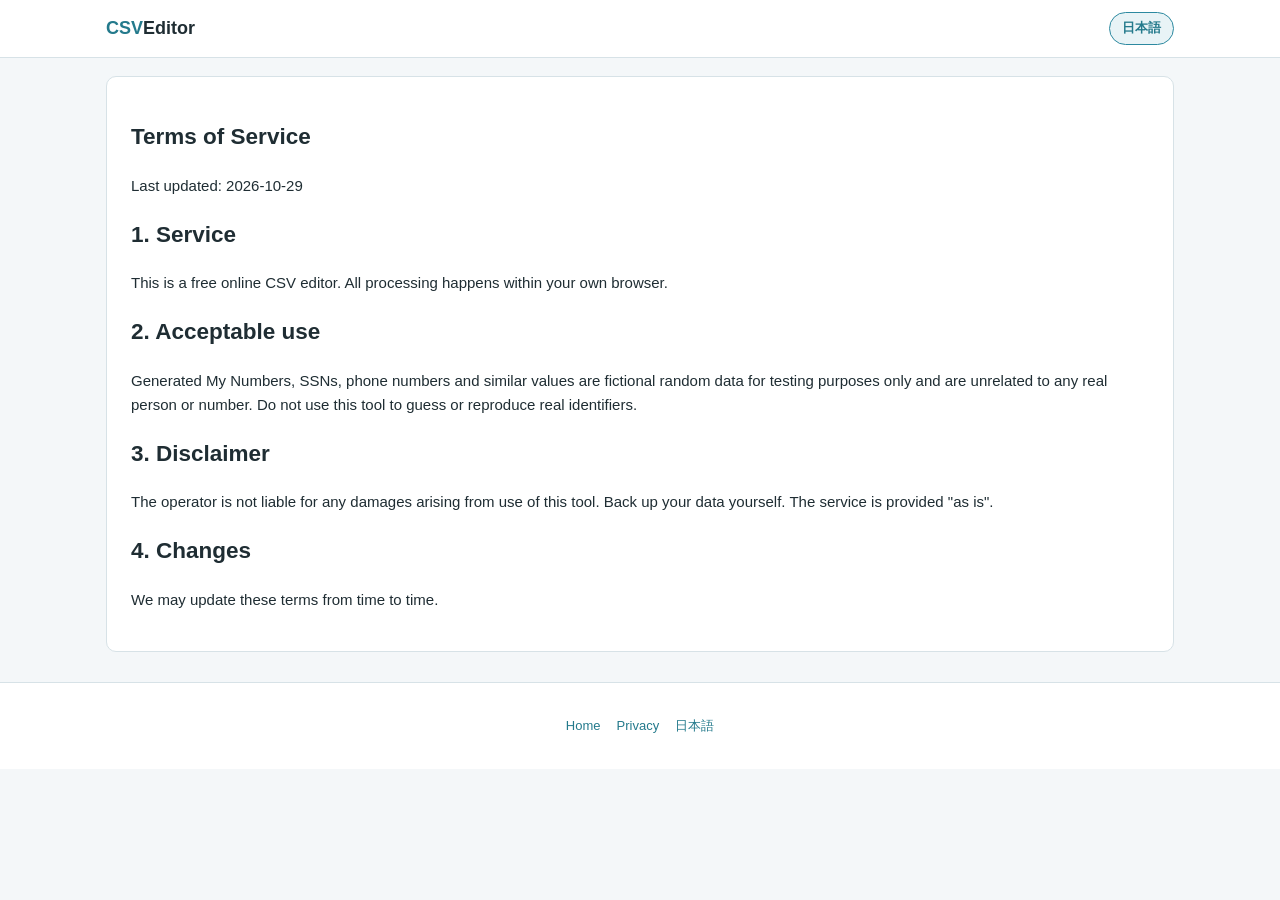
<file: en/terms.html>
<!DOCTYPE html>
<html lang="en">
<head>
<meta charset="UTF-8">
<meta name="viewport" content="width=device-width, initial-scale=1">
<title>Terms of Service | CSV Editor</title>
<meta name="description" content="Terms and disclaimers for using this online CSV editor.">
<link rel="canonical" href="https://csv-editor.format-portal.com/en/terms.html">
<link rel="alternate" hreflang="ja" href="https://csv-editor.format-portal.com/terms.html">
<link rel="alternate" hreflang="en" href="https://csv-editor.format-portal.com/en/terms.html">
<meta name="google-site-verification" content="Z1vua0Vo7S6XuQMPogmaM0mN5b5TAKBMX3Vg7AgblTs">
<link rel="stylesheet" href="../assets/style.css">
</head>
<body>
<header class="site-header"><div class="inner">
  <a class="brand" href="/en/">CSV<span>Editor</span></a>
  <a class="lang-switch" href="/terms.html">日本語</a>
</div></header>
<main class="container">
  <section class="content-block">
    <h1>Terms of Service</h1>
    <p>Last updated: 2026-10-29</p>
    <h2>1. Service</h2>
    <p>This is a free online CSV editor. All processing happens within your own browser.</p>
    <h2>2. Acceptable use</h2>
    <p>Generated My Numbers, SSNs, phone numbers and similar values are fictional random data for testing purposes only and are unrelated to any real person or number. Do not use this tool to guess or reproduce real identifiers.</p>
    <h2>3. Disclaimer</h2>
    <p>The operator is not liable for any damages arising from use of this tool. Back up your data yourself. The service is provided "as is".</p>
    <h2>4. Changes</h2>
    <p>We may update these terms from time to time.</p>
  </section>
</main>
<footer class="site-footer"><div class="container">
  <p><a href="/en/">Home</a><a href="/en/privacy.html">Privacy</a><a href="/terms.html">日本語</a></p>
</div></footer>
<script async src="https://www.googletagmanager.com/gtag/js?id=G-WERRPRW455"></script>
<script>window.dataLayer=window.dataLayer||[];function gtag(){dataLayer.push(arguments);}gtag('js',new Date());gtag('config','G-WERRPRW455');</script>
</body>
</html>
</file>
<file: assets/style.css>
/* style.css — teal/blue-green theme, responsive. No indigo/purple. */
:root {
  --primary: #2c89a0;
  --primary-dark: #247a8c;
  --primary-light: #e8f3f6;
  --bg: #f4f7f9;
  --ink: #1f2d33;
  --muted: #5d727c;
  --border: #d7e2e7;
  --white: #ffffff;
  --accent: #3aa68f;
  --radius: 10px;
  --shadow: 0 2px 10px rgba(36, 122, 140, .08);
}
* { box-sizing: border-box; }
html, body { margin: 0; padding: 0; }
body {
  font-family: "Hiragino Sans", "Noto Sans JP", "Yu Gothic", "Segoe UI", Roboto, Arial, sans-serif;
  background: var(--bg); color: var(--ink); line-height: 1.6; font-size: 15px;
}
a { color: var(--primary-dark); }
.container { max-width: 1100px; margin: 0 auto; padding: 0 16px; }
.site-header { background: var(--white); border-bottom: 1px solid var(--border); position: sticky; top: 0; z-index: 20; }
.site-header .inner { display: flex; align-items: center; justify-content: space-between; padding: 12px 16px; max-width: 1100px; margin: 0 auto; }
.brand { font-weight: 700; font-size: 18px; color: var(--primary-dark); text-decoration: none; }
.brand span { color: var(--ink); }
.site-nav a { margin-left: 16px; text-decoration: none; color: var(--muted); font-size: 14px; }
.site-nav a:hover { color: var(--primary-dark); }
.lang-switch { background: var(--primary-light); border: 1px solid var(--primary); color: var(--primary-dark); padding: 5px 12px; border-radius: 20px; text-decoration: none; font-weight: 600; font-size: 13px; }
.hero { background: linear-gradient(135deg, var(--primary) 0%, var(--primary-dark) 100%); color: #fff; padding: 40px 0; text-align: center; }
.hero h1 { margin: 0 0 12px; font-size: 30px; line-height: 1.3; }
.hero p { max-width: 760px; margin: 0 auto 18px; opacity: .95; }
.badges { display: flex; gap: 10px; justify-content: center; flex-wrap: wrap; }
.badge { background: rgba(255,255,255,.18); border: 1px solid rgba(255,255,255,.35); padding: 5px 14px; border-radius: 20px; font-size: 13px; }
.panel { background: var(--white); border: 1px solid var(--border); border-radius: var(--radius); padding: 20px; margin: 18px 0; box-shadow: var(--shadow); }
.panel h2 { margin-top: 0; font-size: 19px; color: var(--primary-dark); }
.hidden { display: none !important; }
.dropzone { border: 2px dashed var(--primary); border-radius: var(--radius); padding: 28px; text-align: center; color: var(--primary-dark); background: var(--primary-light); cursor: pointer; margin-bottom: 14px; }
.dropzone.over { background: #d3eaf0; }
.btnrow { display: flex; gap: 10px; flex-wrap: wrap; margin: 10px 0; }
.btn { background: var(--white); border: 1px solid var(--border); color: var(--ink); padding: 8px 14px; border-radius: 8px; cursor: pointer; font-size: 14px; }
.btn:hover { border-color: var(--primary); color: var(--primary-dark); }
.btn-accent { background: var(--primary); color: #fff; border-color: var(--primary); }
.btn-accent:hover { background: var(--primary-dark); color: #fff; }
.opts { display: flex; gap: 16px; flex-wrap: wrap; align-items: center; margin: 12px 0; }
.opts label { font-size: 13px; color: var(--muted); display: flex; align-items: center; gap: 6px; }
.opts select, .opts input[type=text], .opts input[type=date] { padding: 6px 8px; border: 1px solid var(--border); border-radius: 6px; font-size: 14px; background: #fff; }
.chk input { margin: 0; }
.toolbar { display: flex; gap: 8px; flex-wrap: wrap; align-items: center; margin-bottom: 10px; }
.toolbar input[type=text] { padding: 7px 10px; border: 1px solid var(--border); border-radius: 6px; flex: 0 0 200px; }
.sep { width: 1px; height: 22px; background: var(--border); margin: 0 4px; }
.tablewrap { overflow: auto; max-height: 560px; border: 1px solid var(--border); border-radius: 8px; }
table#grid { border-collapse: collapse; width: 100%; font-size: 13px; }
table#grid th, table#grid td { border: 1px solid var(--border); padding: 6px 8px; text-align: left; white-space: nowrap; }
table#grid thead th { position: sticky; top: 0; background: var(--primary-light); z-index: 2; }
.hcell { display: flex; align-items: center; gap: 6px; }
.htext { font-weight: 600; color: var(--primary-dark); }
.hbtns .mini { background: none; border: none; cursor: pointer; color: var(--muted); font-size: 12px; padding: 0 2px; }
.hbtns .mini:hover { color: var(--primary-dark); }
td.cell { cursor: cell; background: #fff; }
td.cell input { width: 100%; border: 1px solid var(--primary); padding: 4px; }
.rowcol { background: var(--bg); color: var(--muted); width: 40px; text-align: center; font-weight: 500; }
.statusbar { display: flex; align-items: center; gap: 10px; margin-top: 10px; font-size: 13px; color: var(--muted); }
.spacer { flex: 1; }
.report { background: var(--primary-light); border-left: 3px solid var(--primary); padding: 10px 14px; margin-top: 12px; border-radius: 6px; font-size: 14px; }
.modal { position: fixed; inset: 0; background: rgba(31,45,51,.45); display: flex; align-items: center; justify-content: center; z-index: 50; }
.modalbox { background: #fff; border-radius: var(--radius); padding: 22px; width: 90%; max-width: 560px; }
.modalbox textarea { width: 100%; font-family: monospace; border: 1px solid var(--border); border-radius: 6px; padding: 8px; }
.content-block { background: var(--white); border: 1px solid var(--border); border-radius: var(--radius); padding: 24px; margin: 18px 0; }
.features { display: grid; grid-template-columns: repeat(auto-fit, minmax(230px, 1fr)); gap: 16px; }
.feature { background: var(--primary-light); border-radius: 8px; padding: 16px; }
.feature h3 { margin: 0 0 6px; font-size: 15px; color: var(--primary-dark); }
.feature p { margin: 0; font-size: 13px; color: var(--muted); }
.steps { counter-reset: step; list-style: none; padding: 0; }
.steps li { counter-increment: step; padding: 8px 0 8px 44px; position: relative; }
.steps li::before { content: counter(step); position: absolute; left: 0; top: 8px; width: 30px; height: 30px; background: var(--primary); color: #fff; border-radius: 50%; text-align: center; line-height: 30px; font-weight: 700; }
.faq-item { border: 1px solid var(--border); border-radius: 8px; margin-bottom: 8px; }
.faq-item summary { cursor: pointer; padding: 12px 14px; font-weight: 600; color: var(--primary-dark); }
.faq-item .faq-body { padding: 0 14px 12px; color: var(--muted); font-size: 14px; }
.site-footer { background: var(--white); border-top: 1px solid var(--border); margin-top: 30px; padding: 20px 0; text-align: center; font-size: 13px; color: var(--muted); }
.site-footer a { margin: 0 8px; text-decoration: none; }
@media (max-width: 640px) {
  .hero h1 { font-size: 23px; }
  .site-nav { display: none; }
  .toolbar input[type=text] { flex: 1 1 100%; }
  .opts { gap: 10px; }
}

/* ---------- AI panel ---------- */
.chips{display:flex;flex-wrap:wrap;gap:8px;margin:0 0 14px}
.chip{appearance:none;font-family:inherit;font-size:12.5px;font-weight:600;cursor:pointer;
  border:1px solid var(--line,#ddd);background:#fff;color:#333;padding:6px 12px;border-radius:20px;
  transition:all .15s}
.chip:hover{border-color:#764ba2;color:#764ba2;background:#f7f4fc}
#aiInstr{flex:1}

/* AI 編集パネルのプライバシー注記 */
.ai-note { margin: 4px 0 12px; font-size: 12.5px; line-height: 1.7; color: #5c6b73; background: #f4f8f9; border-left: 3px solid var(--primary); border-radius: 4px; padding: 8px 10px; }
</file>
